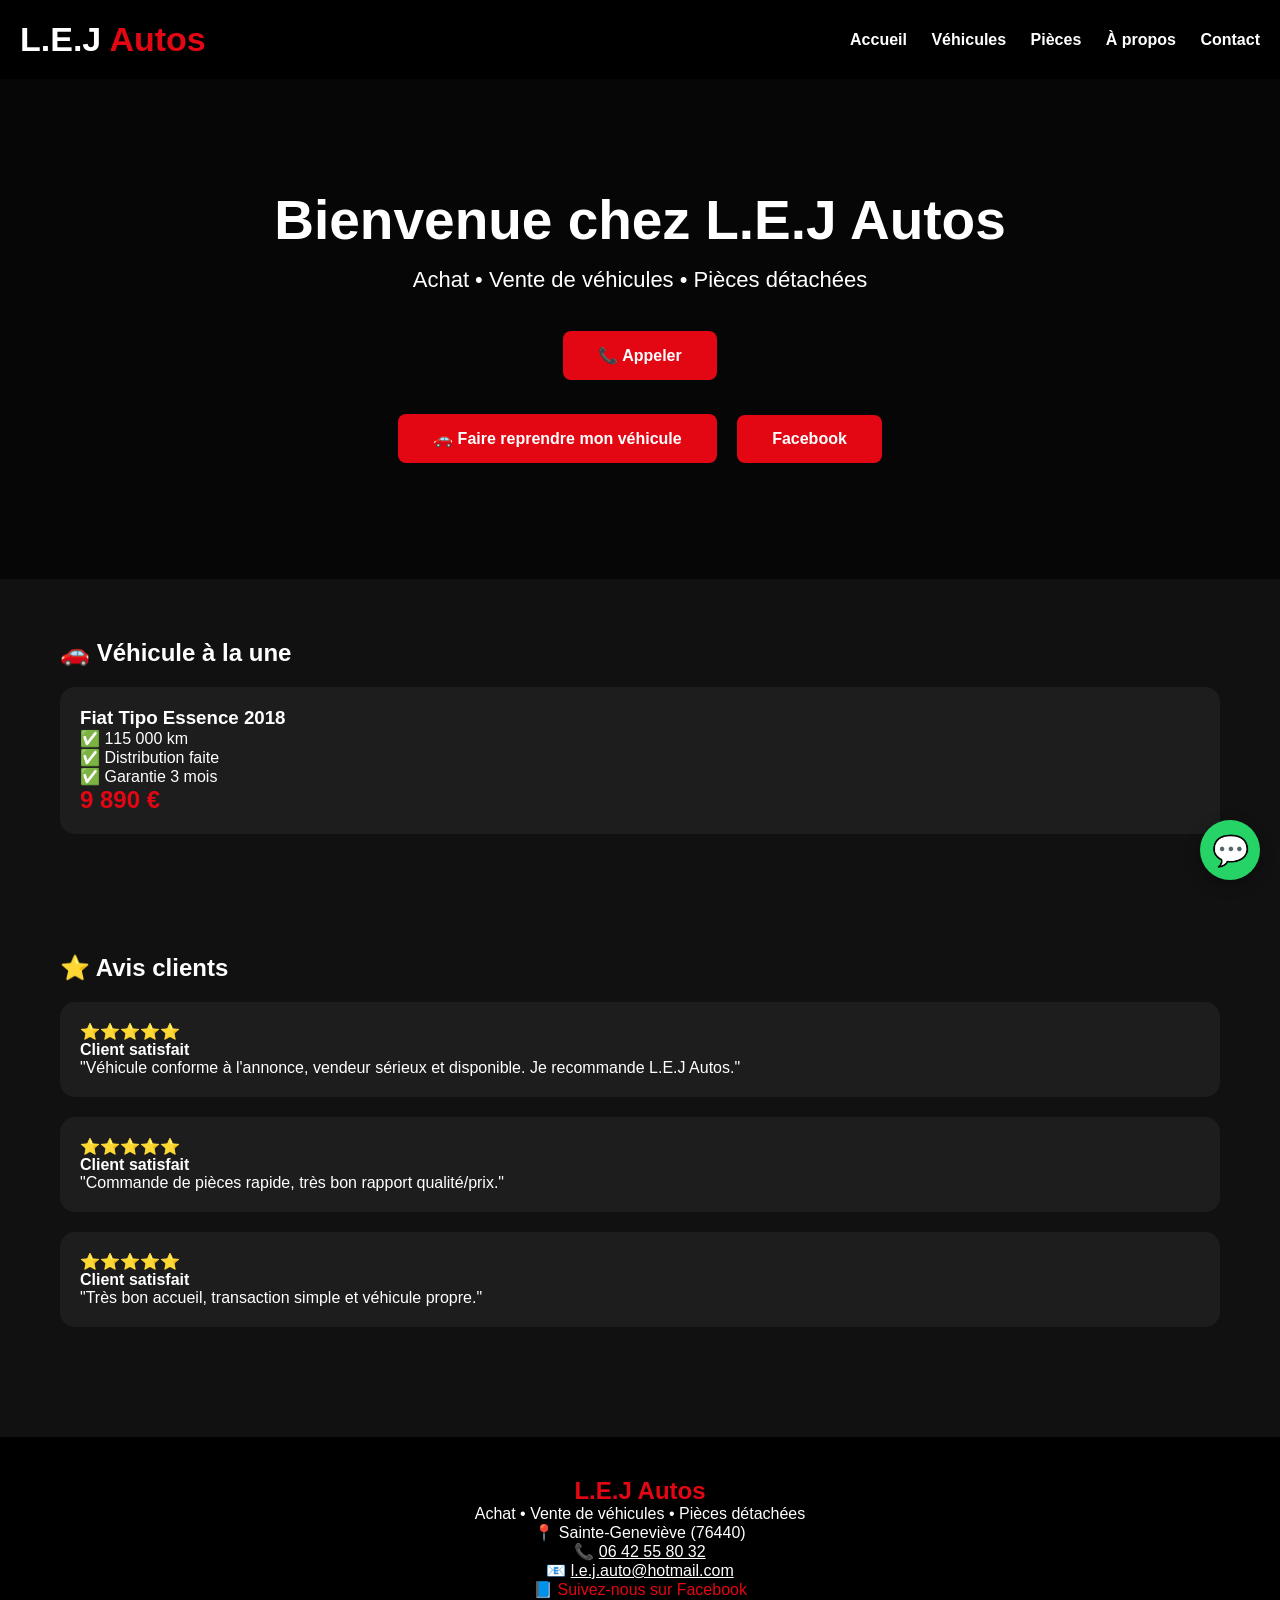
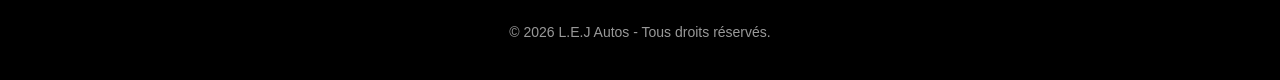
<file: index.html>
<!DOCTYPE html>
<html lang="fr">
<head>
<meta charset="UTF-8">
<meta name="viewport" content="width=device-width, initial-scale=1.0">
<title>L.E.J Autos</title>

<style>
*{
margin:0;
padding:0;
box-sizing:border-box;
font-family:Arial,Helvetica,sans-serif;
}

body{
background:#111;
color:white;
}

header{
background:#000;
padding:20px;
display:flex;
justify-content:space-between;
align-items:center;
}

.logo{
font-size:34px;
font-weight:bold;
color:#fff;
}

.logo span{
color:#e30613;
}

nav a{
color:white;
text-decoration:none;
margin-left:20px;
font-weight:bold;
}

.hero{
height:500px;
background:linear-gradient(rgba(0,0,0,.65),rgba(0,0,0,.65)),url("https://images.unsplash.com/photo-1503376780353-7e6692767b70?w=1600");
background-size:cover;
background-position:center;
display:flex;
justify-content:center;
align-items:center;
text-align:center;
padding:20px;
}

.hero h1{
font-size:55px;
margin-bottom:15px;
}

.hero p{
font-size:22px;
margin-bottom:30px;
}

.btn{
display:inline-block;
padding:15px 35px;
background:#e30613;
color:white;
text-decoration:none;
border-radius:8px;
font-weight:bold;
margin:8px;
}

.section{
padding:60px 20px;
max-width:1200px;
margin:auto;
}

.card{
background:#1d1d1d;
padding:20px;
border-radius:15px;
margin-top:20px;
}

footer{
background:#000;
padding:30px;
text-align:center;
margin-top:50px;
}
</style>

</head>

<body>

<header>

<div class="logo">L.E.J <span>Autos</span></div>

<nav>
<a href="index.html">Accueil</a>
<a href="vehicules.html">Véhicules</a>
<a href="pieces.html">Pièces</a>
<a href="apropos.html">À propos</a>  
<a href="contact.html">Contact</a>
</nav>

</header>

<section class="hero">

<div>

<h1>Bienvenue chez L.E.J Autos</h1>

<p>Achat • Vente de véhicules • Pièces détachées</p>

<a class="btn" href="tel:0642558032">📞 Appeler</a>
<br><br>

<a class="btn" href="reprise.html">🚗 Faire reprendre mon véhicule</a>
<a class="btn" href="https://www.facebook.com/share/1E5sN2Ahiv/?mibextid=wwXIfr">Facebook</a>

</div>

</section>

<section class="section">

<h2>🚗 Véhicule à la une</h2>

<div class="card">

<h3>Fiat Tipo Essence 2018</h3>

<p>✅ 115 000 km</p>

<p>✅ Distribution faite</p>

<p>✅ Garantie 3 mois</p>

<h2 style="color:#e30613;">9 890 €</h2>

</div>

</section>
<section class="section">

<h2>⭐ Avis clients</h2>

<div class="card">
⭐⭐⭐⭐⭐
<p><strong>Client satisfait</strong></p>
<p>"Véhicule conforme à l'annonce, vendeur sérieux et disponible. Je recommande L.E.J Autos."</p>
</div>

<div class="card">
⭐⭐⭐⭐⭐
<p><strong>Client satisfait</strong></p>
<p>"Commande de pièces rapide, très bon rapport qualité/prix."</p>
</div>

<div class="card">
⭐⭐⭐⭐⭐
<p><strong>Client satisfait</strong></p>
<p>"Très bon accueil, transaction simple et véhicule propre."</p>
</div>

</section>
<footer style="background:#000;color:white;padding:40px;text-align:center;margin-top:50px;">

<h2 style="color:#e30613;">L.E.J Autos</h2>

<p>Achat • Vente de véhicules • Pièces détachées</p>

<p>📍 Sainte-Geneviève (76440)</p>

<p>📞 <a href="tel:0642558032" style="color:white;">06 42 55 80 32</a></p>

<p>📧 <a href="mailto:l.e.j.auto@hotmail.com" style="color:white;">l.e.j.auto@hotmail.com</a></p>

<p>
<a href="https://www.facebook.com/share/1E5sN2Ahiv/?mibextid=wwXIfr" style="color:#e30613;text-decoration:none;">
📘 Suivez-nous sur Facebook
</a>
</p>

<p style="margin-top:25px;font-size:14px;color:#999;">
© 2026 L.E.J Autos - Tous droits réservés.
</p>

</footer>
  <a href="https://wa.me/33642558032"
style="position:fixed;bottom:20px;right:20px;background:#25D366;color:white;width:60px;height:60px;border-radius:50%;display:flex;justify-content:center;align-items:center;font-size:30px;text-decoration:none;box-shadow:0 5px 15px rgba(0,0,0,.3);z-index:9999;">💬</a>
</body>
</html>
</file>
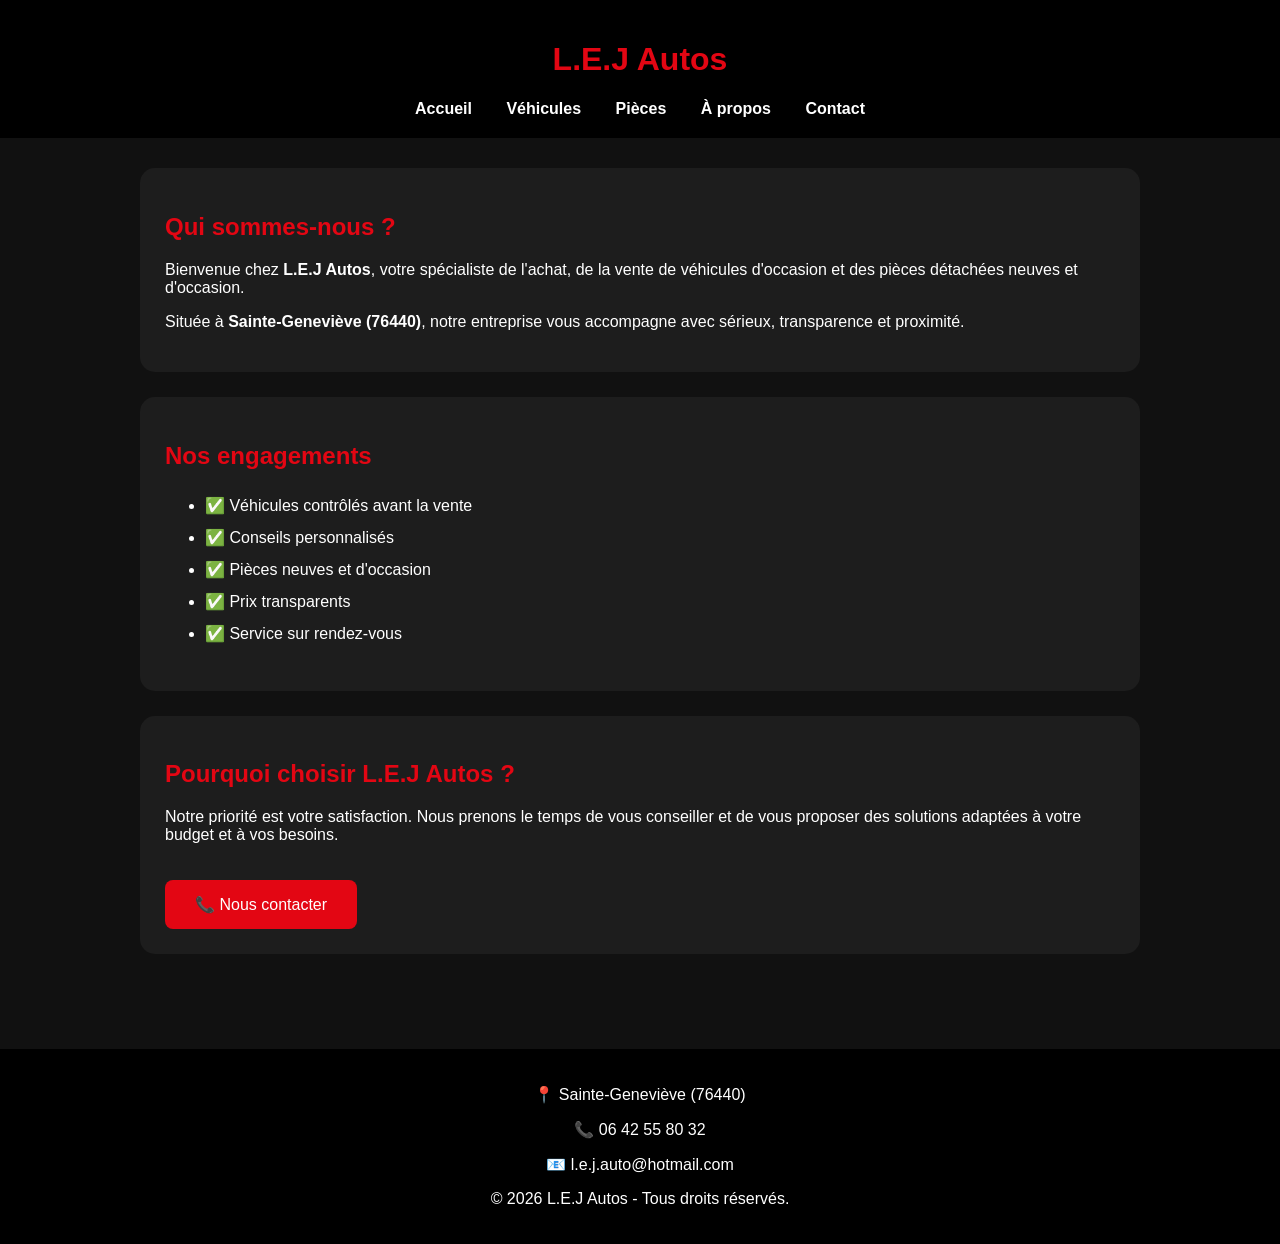
<file: apropos.html>
<!DOCTYPE html>
<html lang="fr">
<head>
<meta charset="UTF-8">
<meta name="viewport" content="width=device-width, initial-scale=1.0">
<title>À propos - L.E.J Autos</title>

<style>
body{
font-family:Arial,sans-serif;
margin:0;
background:#111;
color:white;
}

header{
background:#000;
padding:20px;
text-align:center;
}

header h1{
color:#e30613;
}

nav a{
color:white;
text-decoration:none;
margin:0 15px;
font-weight:bold;
}

.container{
max-width:1000px;
margin:auto;
padding:30px;
}

.card{
background:#1d1d1d;
padding:25px;
border-radius:15px;
margin-bottom:25px;
}

h2{
color:#e30613;
}

ul{
line-height:2;
}

.btn{
display:inline-block;
background:#e30613;
color:white;
padding:15px 30px;
text-decoration:none;
border-radius:8px;
margin-top:20px;
}

footer{
background:#000;
text-align:center;
padding:20px;
margin-top:40px;
}
</style>

</head>

<body>

<header>

<h1>L.E.J Autos</h1>

<nav>
<a href="index.html">Accueil</a>
<a href="vehicules.html">Véhicules</a>
<a href="pieces.html">Pièces</a>
<a href="apropos.html">À propos</a>
<a href="contact.html">Contact</a>
</nav>

</header>

<div class="container">

<div class="card">

<h2>Qui sommes-nous ?</h2>

<p>
Bienvenue chez <strong>L.E.J Autos</strong>, votre spécialiste de l'achat, de la vente de véhicules d'occasion et des pièces détachées neuves et d'occasion.
</p>

<p>
Située à <strong>Sainte-Geneviève (76440)</strong>, notre entreprise vous accompagne avec sérieux, transparence et proximité.
</p>

</div>

<div class="card">

<h2>Nos engagements</h2>

<ul>
<li>✅ Véhicules contrôlés avant la vente</li>
<li>✅ Conseils personnalisés</li>
<li>✅ Pièces neuves et d'occasion</li>
<li>✅ Prix transparents</li>
<li>✅ Service sur rendez-vous</li>
</ul>

</div>

<div class="card">

<h2>Pourquoi choisir L.E.J Autos ?</h2>

<p>
Notre priorité est votre satisfaction. Nous prenons le temps de vous conseiller et de vous proposer des solutions adaptées à votre budget et à vos besoins.
</p>

<a class="btn" href="contact.html">📞 Nous contacter</a>

</div>

</div>

<footer>

<p>📍 Sainte-Geneviève (76440)</p>

<p>📞 06 42 55 80 32</p>

<p>📧 l.e.j.auto@hotmail.com</p>

<p>© 2026 L.E.J Autos - Tous droits réservés.</p>

</footer>

</body>
</html>
</file>
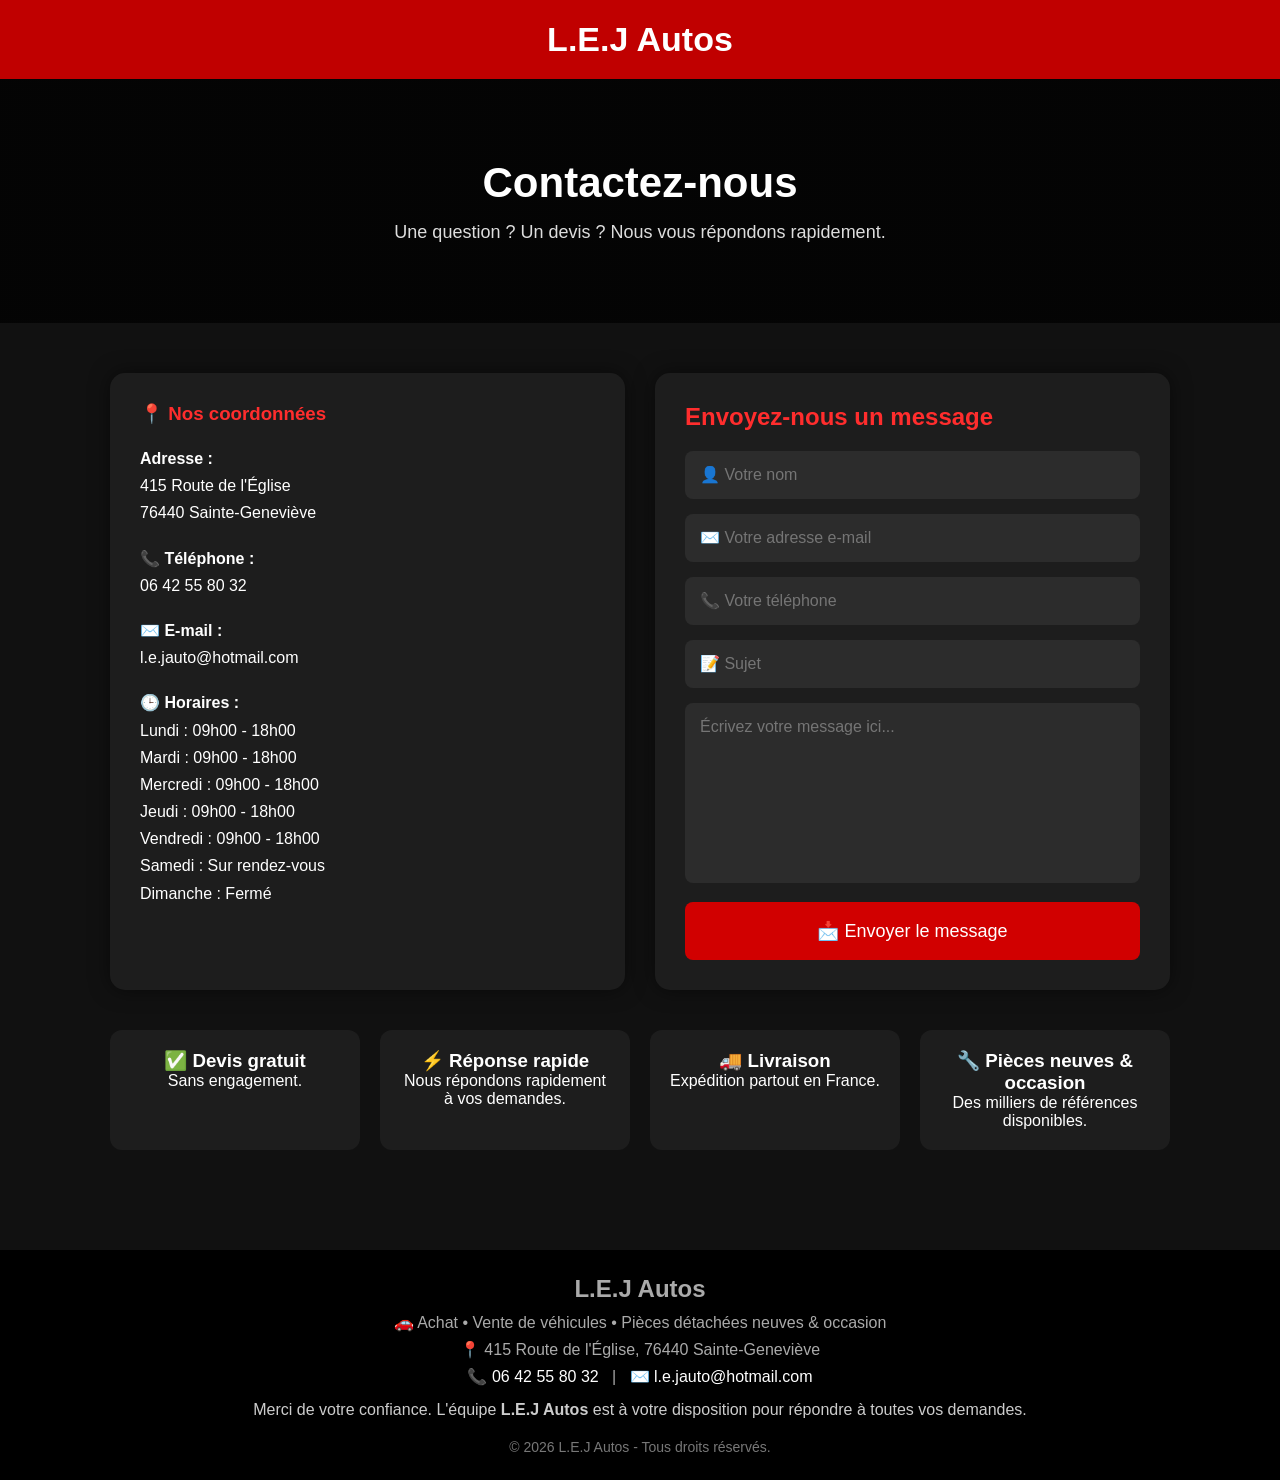
<file: contact.html>
<!DOCTYPE html>
<html lang="fr">
<head>

<meta charset="UTF-8">
<meta name="viewport" content="width=device-width, initial-scale=1.0">

<title>Contact - L.E.J Autos</title>

<style>

*{
margin:0;
padding:0;
box-sizing:border-box;
font-family:Arial,Helvetica,sans-serif;
}

body{
background:#111;
color:#fff;
}

header{
background:#c00000;
padding:20px;
text-align:center;
}

header h1{
font-size:34px;
}

.hero{
background:linear-gradient(rgba(0,0,0,.75),rgba(0,0,0,.75)),url("https://images.unsplash.com/photo-1503376780353-7e6692767b70?auto=format&fit=crop&w=1600&q=80");
background-size:cover;
background-position:center;
padding:80px 20px;
text-align:center;
}

.hero h2{
font-size:42px;
margin-bottom:15px;
}

.hero p{
font-size:18px;
color:#ddd;
}

.container{
max-width:1100px;
margin:auto;
padding:50px 20px;
}

.contact-grid{
display:grid;
grid-template-columns:1fr 1fr;
gap:30px;
}

.contact-info,
.contact-form{
background:#1d1d1d;
padding:30px;
border-radius:15px;
box-shadow:0 0 20px rgba(0,0,0,.5);
}

.contact-info h3,
.contact-form h2{
color:#ff2d2d;
margin-bottom:20px;
}

.contact-info p{
margin-bottom:18px;
line-height:1.7;
}

.contact-info a{
color:white;
text-decoration:none;
}

input,
textarea{
width:100%;
padding:15px;
margin-bottom:15px;
border:none;
border-radius:8px;
background:#2c2c2c;
color:white;
font-size:16px;
}

textarea{
resize:none;
height:180px;
}

button{
width:100%;
padding:18px;
background:#d10000;
color:white;
border:none;
border-radius:8px;
font-size:18px;
cursor:pointer;
transition:.3s;
}

button:hover{
background:red;
}

.services{
display:grid;
grid-template-columns:repeat(auto-fit,minmax(180px,1fr));
gap:20px;
margin-top:40px;
}

.service{
background:#1d1d1d;
padding:20px;
border-radius:12px;
text-align:center;
}

footer{
margin-top:50px;
background:#000;
padding:25px;
text-align:center;
color:#aaa;
}

@media(max-width:768px){

.contact-grid{
grid-template-columns:1fr;
}

.hero h2{
font-size:34px;
}

}

</style>

</head>

<body>

<header>

<h1>L.E.J Autos</h1>

</header>

<section class="hero">

<h2>Contactez-nous</h2>

<p>Une question ? Un devis ? Nous vous répondons rapidement.</p>

</section>

<div class="container">
<div class="contact-grid">

<div class="contact-info">

<h3>📍 Nos coordonnées</h3>

<p><strong>Adresse :</strong><br>
415 Route de l'Église<br>
76440 Sainte-Geneviève</p>

<p><strong>📞 Téléphone :</strong><br>
<a href="tel:0642558032">06 42 55 80 32</a></p>

<p><strong>✉️ E-mail :</strong><br>
<a href="mailto:l.e.jauto@hotmail.com">l.e.jauto@hotmail.com</a></p>

<p><strong>🕒 Horaires :</strong><br>
Lundi : 09h00 - 18h00<br>
Mardi : 09h00 - 18h00<br>
Mercredi : 09h00 - 18h00<br>
Jeudi : 09h00 - 18h00<br>
Vendredi : 09h00 - 18h00<br>
Samedi : Sur rendez-vous<br>
Dimanche : Fermé</p>

</div>

<div class="contact-form">

<h2>Envoyez-nous un message</h2>

<form action="https://formsubmit.co/l.e.jauto@hotmail.com" method="POST">

<input type="hidden" name="_subject" value="Nouveau message - L.E.J Autos">
<input type="hidden" name="_captcha" value="false">
<input type="hidden" name="_next" value="https://lejautos.github.io/lejautos/">

<input type="text" name="Nom" placeholder="👤 Votre nom" required>

<input type="email" name="Email" placeholder="✉️ Votre adresse e-mail" required>

<input type="tel" name="Telephone" placeholder="📞 Votre téléphone">

<input type="text" name="Sujet" placeholder="📝 Sujet" required>

<textarea name="Message" placeholder="Écrivez votre message ici..." required></textarea>

<button type="submit">
📩 Envoyer le message
</button>

</form>

</div>

</div>

<div class="services">

<div class="service">
<h3>✅ Devis gratuit</h3>
<p>Sans engagement.</p>
</div>

<div class="service">
<h3>⚡ Réponse rapide</h3>
<p>Nous répondons rapidement à vos demandes.</p>
</div>

<div class="service">
<h3>🚚 Livraison</h3>
<p>Expédition partout en France.</p>
</div>

<div class="service">
<h3>🔧 Pièces neuves & occasion</h3>
<p>Des milliers de références disponibles.</p>
</div>

</div>
</div>

<footer>

<h2>L.E.J Autos</h2>

<p style="margin-top:10px;">
🚗 Achat • Vente de véhicules • Pièces détachées neuves & occasion
</p>

<p style="margin-top:8px;">
📍 415 Route de l'Église, 76440 Sainte-Geneviève
</p>

<p style="margin-top:8px;">
📞 <a href="tel:0642558032" style="color:#fff;text-decoration:none;">06 42 55 80 32</a>
&nbsp; | &nbsp;
✉️ <a href="mailto:l.e.jauto@hotmail.com" style="color:#fff;text-decoration:none;">l.e.jauto@hotmail.com</a>
</p>

<p style="margin-top:15px;color:#ccc;">
Merci de votre confiance. L'équipe <strong>L.E.J Autos</strong> est à votre disposition pour répondre à toutes vos demandes.
</p>

<p style="margin-top:20px;color:#777;font-size:14px;">
© 2026 L.E.J Autos - Tous droits réservés.
</p>

</footer>

</body>
</html>
</file>
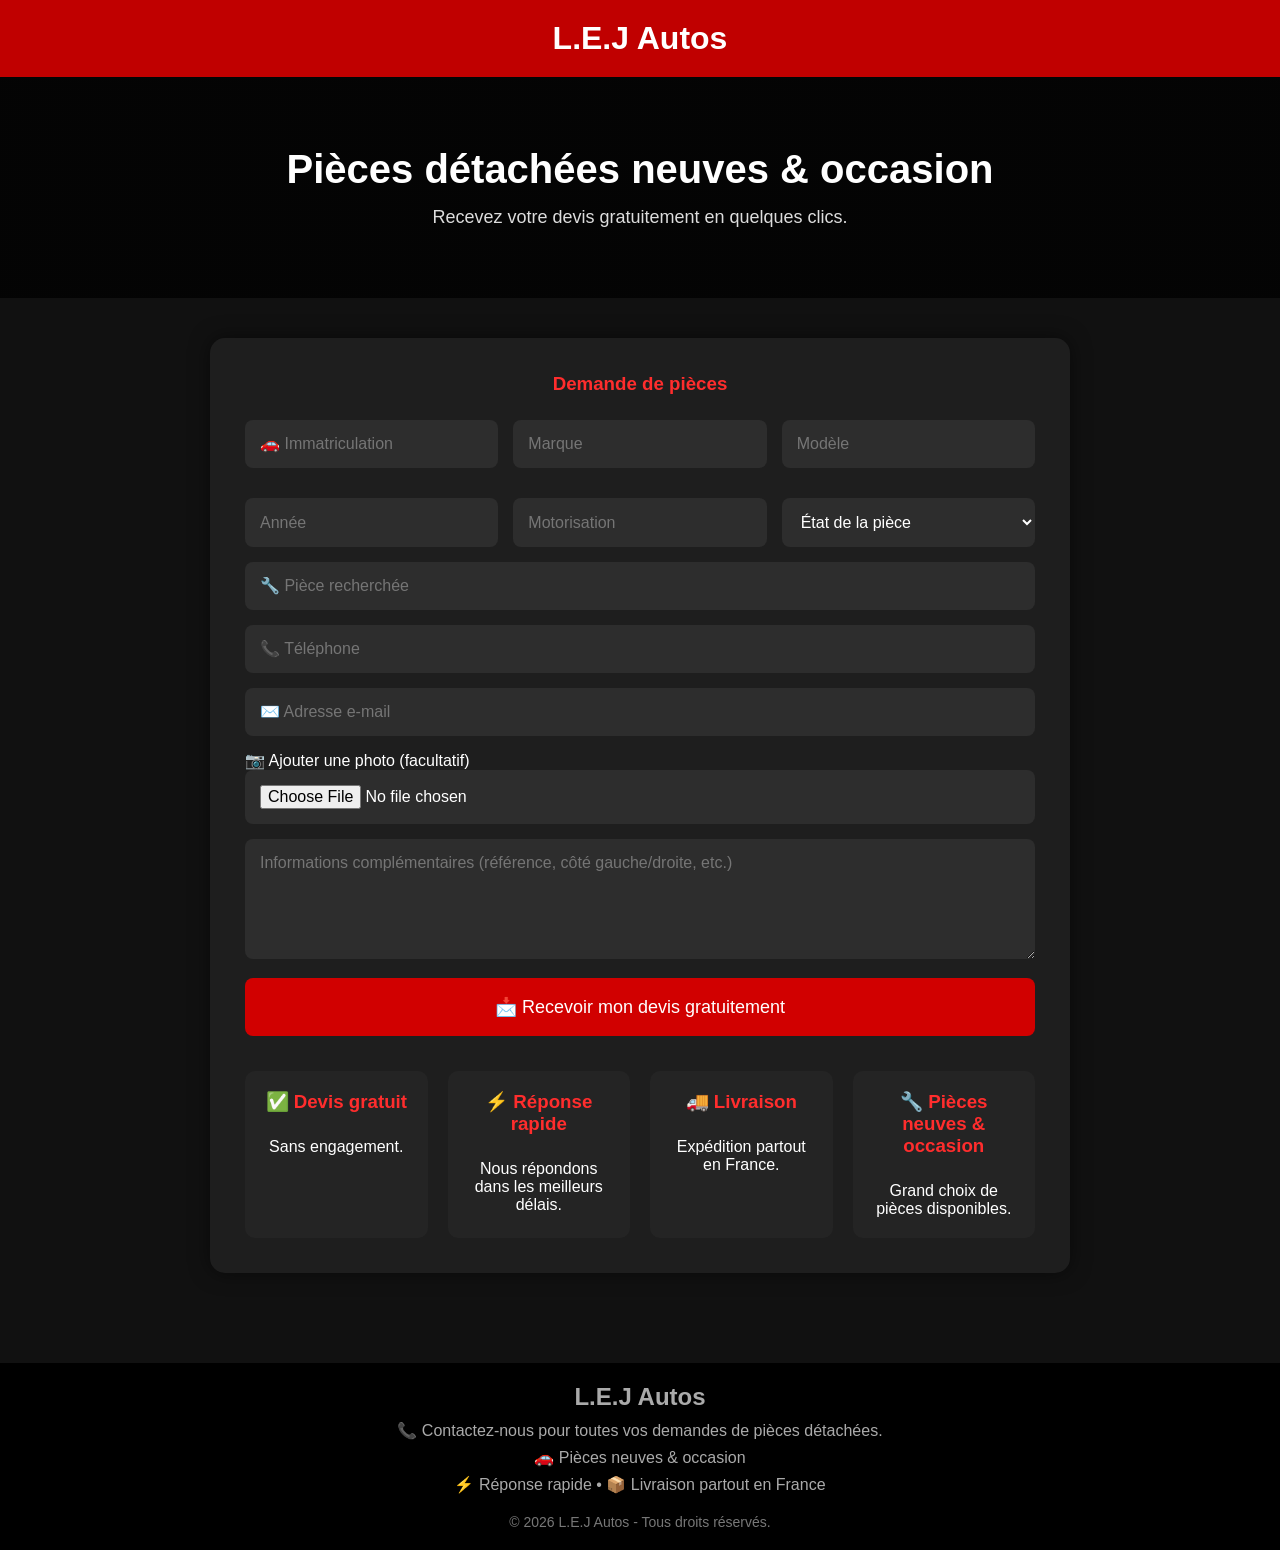
<file: pieces.html>
<!DOCTYPE html>
<html lang="fr">
<head>
<meta charset="UTF-8">
<meta name="viewport" content="width=device-width, initial-scale=1.0">
<title>Pièces détachées - L.E.J Autos</title>

<style>

*{
margin:0;
padding:0;
box-sizing:border-box;
font-family:Arial,Helvetica,sans-serif;
}

body{
background:#111;
color:white;
}

header{
background:#c00000;
padding:20px;
text-align:center;
}

header h1{
font-size:32px;
}

.hero{
background:linear-gradient(rgba(0,0,0,.75),rgba(0,0,0,.75)),url("https://images.unsplash.com/photo-1486262715619-67b85e0b08d3?auto=format&fit=crop&w=1600&q=80");
background-size:cover;
background-position:center;
padding:70px 20px;
text-align:center;
}

.hero h2{
font-size:40px;
margin-bottom:15px;
}

.hero p{
font-size:18px;
color:#ddd;
}

.container{
max-width:900px;
margin:auto;
padding:40px 20px;
}

.formulaire{
background:#1e1e1e;
padding:35px;
border-radius:15px;
box-shadow:0 0 20px rgba(0,0,0,.5);
}

.formulaire h3{
text-align:center;
margin-bottom:25px;
color:#ff2d2d;
}

input,
select,
textarea{
width:100%;
padding:15px;
margin-bottom:15px;
border:none;
border-radius:8px;
background:#2d2d2d;
color:white;
font-size:16px;
}

input:focus,
textarea:focus,
select:focus{
outline:none;
border:2px solid red;
}

button{
width:100%;
padding:18px;
background:#d10000;
color:white;
border:none;
border-radius:8px;
font-size:18px;
cursor:pointer;
transition:.3s;
}

button:hover{
background:red;
}

.grid{
display:grid;
grid-template-columns:repeat(auto-fit,minmax(220px,1fr));
gap:15px;
}

.avantages{
display:grid;
grid-template-columns:repeat(auto-fit,minmax(180px,1fr));
gap:20px;
margin-top:35px;
}

.card{
background:#242424;
padding:20px;
border-radius:10px;
text-align:center;
}

footer{
margin-top:50px;
background:#000;
padding:20px;
text-align:center;
color:#aaa;
}

</style>

</head>

<body>

<header>
<h1>L.E.J Autos</h1>
</header>

<section class="hero">
<h2>Pièces détachées neuves & occasion</h2>
<p>Recevez votre devis gratuitement en quelques clics.</p>
</section>

<div class="container">

<div class="formulaire">

<h3>Demande de pièces</h3>

<form action="https://formsubmit.co/l.e.jauto@hotmail.com" method="POST" enctype="multipart/form-data">

<input type="hidden" name="_subject" value="Nouvelle demande de pièces - L.E.J Autos">
<input type="hidden" name="_captcha" value="false">
<input type="hidden" name="_next" value="https://lejautos.github.io/lejautos/">
<div class="grid">

<input type="text" name="Immatriculation" placeholder="🚗 Immatriculation">

<input type="text" name="Marque" placeholder="Marque">

<input type="text" name="Modele" placeholder="Modèle">

<input type="text" name="Annee" placeholder="Année">

<input type="text" name="Motorisation" placeholder="Motorisation">

<select name="Etat">
<option value="">État de la pièce</option>
<option>Neuve</option>
<option>Occasion</option>
</select>

</div>

<input type="text" name="Piece" placeholder="🔧 Pièce recherchée" required>

<input type="tel" name="Telephone" placeholder="📞 Téléphone" required>

<input type="email" name="Email" placeholder="✉️ Adresse e-mail" required>

<label>📷 Ajouter une photo (facultatif)</label>
<input type="file" name="Photo">

<textarea
name="Message"
rows="5"
placeholder="Informations complémentaires (référence, côté gauche/droite, etc.)"></textarea>

<button type="submit">
📩 Recevoir mon devis gratuitement
</button>

</form>

<div class="avantages">

<div class="card">
<h3>✅ Devis gratuit</h3>
<p>Sans engagement.</p>
</div>

<div class="card">
<h3>⚡ Réponse rapide</h3>
<p>Nous répondons dans les meilleurs délais.</p>
</div>

<div class="card">
<h3>🚚 Livraison</h3>
<p>Expédition partout en France.</p>
</div>

<div class="card">
<h3>🔧 Pièces neuves & occasion</h3>
<p>Grand choix de pièces disponibles.</p>
</div>

</div>
</div>

</div>

<footer>

<h2>L.E.J Autos</h2>

<p style="margin-top:10px;">
📞 Contactez-nous pour toutes vos demandes de pièces détachées.
</p>

<p style="margin-top:8px;">
🚗 Pièces neuves & occasion
</p>

<p style="margin-top:8px;">
⚡ Réponse rapide • 📦 Livraison partout en France
</p>

<p style="margin-top:20px;color:#777;font-size:14px;">
© 2026 L.E.J Autos - Tous droits réservés.
</p>

</footer>

</body>
</html>
</file>
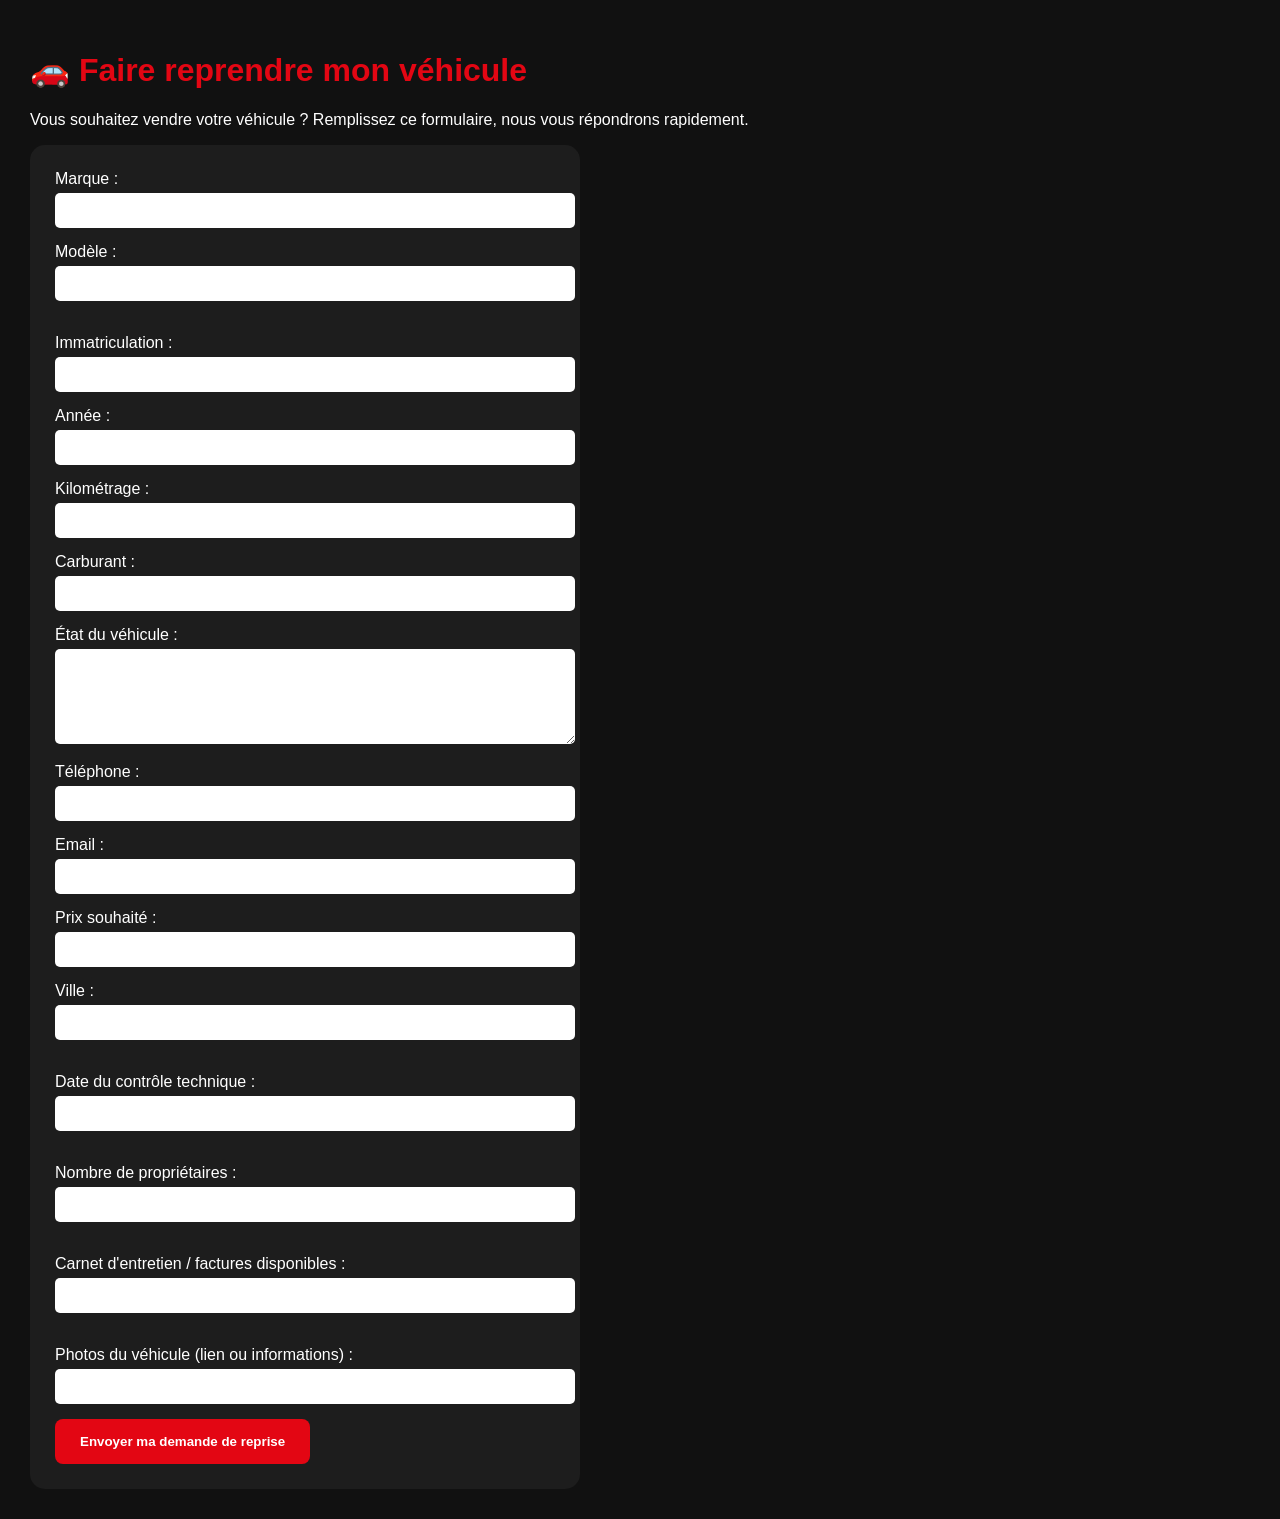
<file: reprise.html>
<!DOCTYPE html>
<html lang="fr">

<head>
<meta charset="UTF-8">
<title>Reprise véhicule - L.E.J Autos</title>

<style>
body{
font-family:Arial,sans-serif;
background:#111;
color:white;
margin:0;
padding:30px;
}

h1{
color:#e30613;
}

form{
background:#1d1d1d;
padding:25px;
border-radius:15px;
max-width:500px;
}

input, textarea{
width:100%;
padding:10px;
margin-top:5px;
margin-bottom:15px;
border-radius:5px;
border:none;
}

button{
background:#e30613;
color:white;
padding:15px 25px;
border:none;
border-radius:8px;
font-weight:bold;
cursor:pointer;
}
</style>

</head>

<body>

<h1>🚗 Faire reprendre mon véhicule</h1>

<p>Vous souhaitez vendre votre véhicule ? Remplissez ce formulaire, nous vous répondrons rapidement.</p>

<form action="https://formsubmit.co/l.e.jauto@hotmail.com" method="POST">

<input type="hidden" name="_subject" value="Nouvelle demande de reprise véhicule - L.E.J Autos">

<input type="hidden" name="_captcha" value="false">

<input type="hidden" name="_template" value="table">


<label>Marque :</label>
<input type="text" name="Marque" required>


<label>Modèle :</label>
<input type="text" name="Modele" required>
<br><br>

<label>Immatriculation :</label>
<input type="text" name="Immatriculation">

<label>Année :</label>
<input type="text" name="Annee">


<label>Kilométrage :</label>
<input type="text" name="Kilometrage">


<label>Carburant :</label>
<input type="text" name="Carburant">


<label>État du véhicule :</label>
<textarea name="Etat" rows="5"></textarea>


<label>Téléphone :</label>
<input type="tel" name="Telephone">


<label>Email :</label>
<input type="email" name="Email">

  <label>Prix souhaité :</label>
<input type="text" name="Prix_souhaite">


<label>Ville :</label>
<input type="text" name="Ville">
<br><br>

<label>Date du contrôle technique :</label>
<input type="text" name="Controle_technique">

<br><br>

<label>Nombre de propriétaires :</label>
<input type="text" name="Proprietaires">

<br><br>

<label>Carnet d'entretien / factures disponibles :</label>
<input type="text" name="Factures">

<br><br>

<label>Photos du véhicule (lien ou informations) :</label>
<input type="text" name="Photos">
<button type="submit">Envoyer ma demande de reprise</button>

</form>

</body>
</html>
</file>
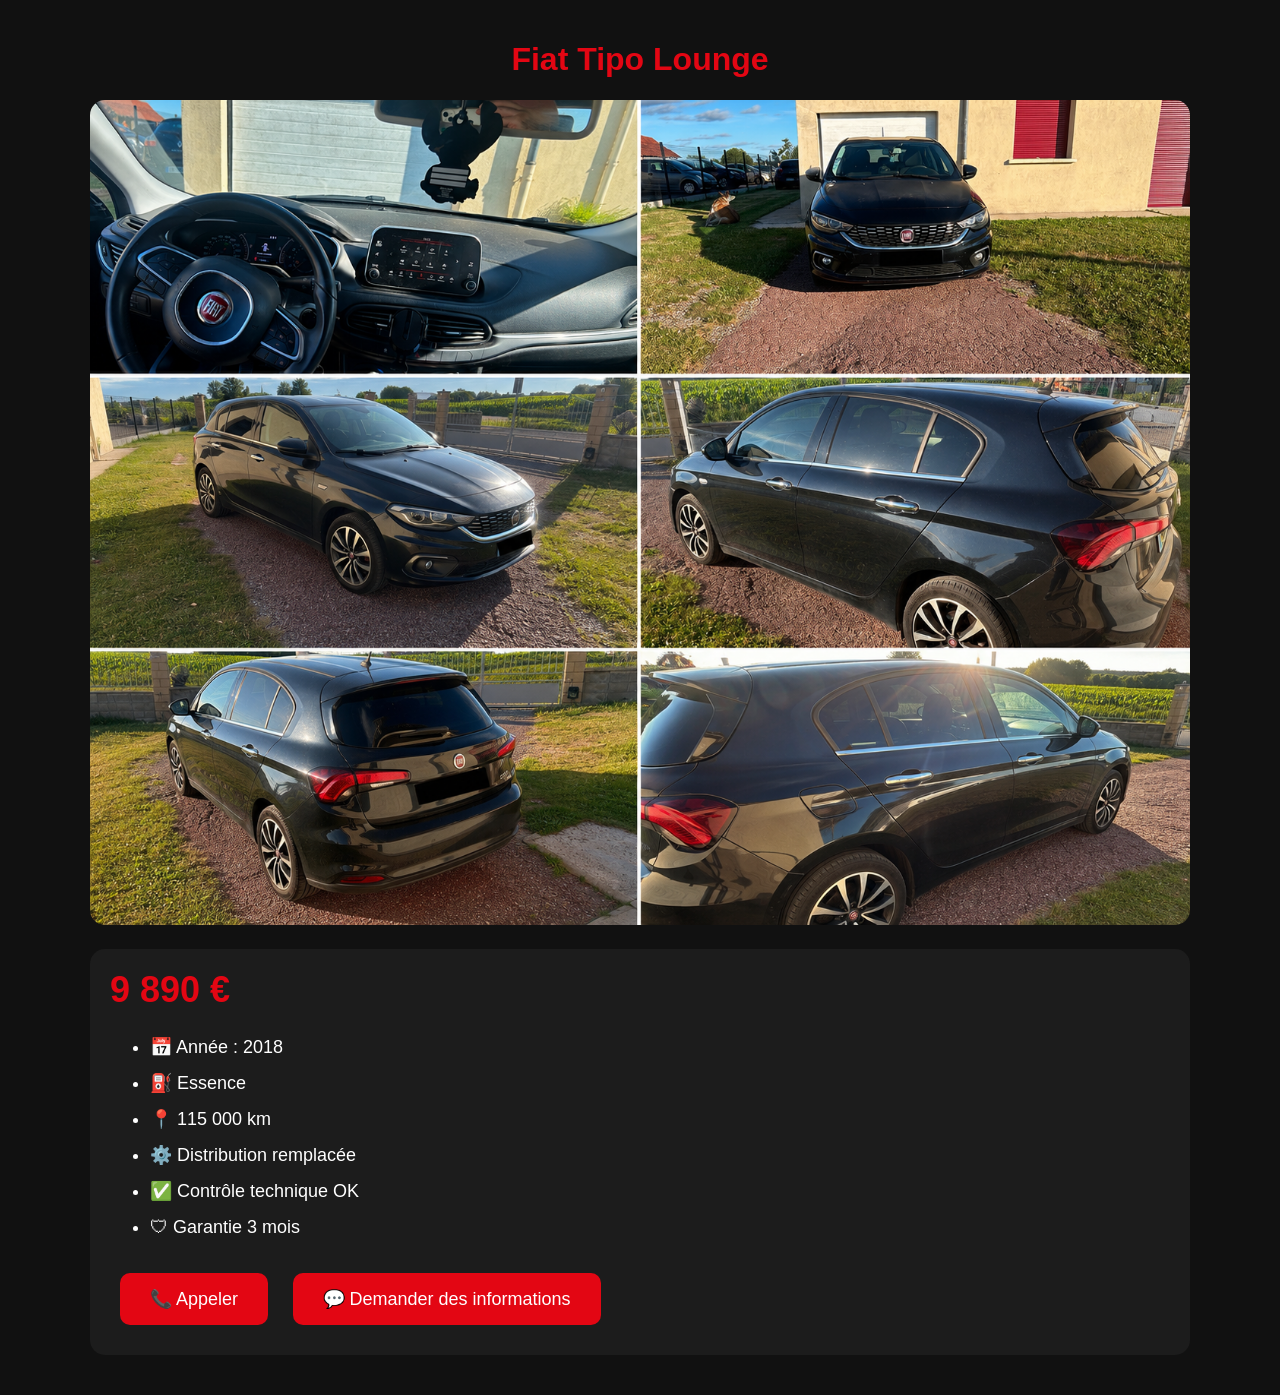
<file: vehicules.html>
<!DOCTYPE html>
<html lang="fr">
<head>
<meta charset="UTF-8">
<meta name="viewport" content="width=device-width, initial-scale=1">

<title>Nos véhicules - L.E.J Autos</title>

<style>
body{
font-family:Arial,sans-serif;
background:#111;
color:white;
margin:0;
}

.container{
max-width:1100px;
margin:auto;
padding:20px;
}

h1{
text-align:center;
color:#e30613;
}

.photo{
width:100%;
border-radius:15px;
margin-bottom:20px;
}

.infos{
background:#1c1c1c;
padding:20px;
border-radius:15px;
margin-bottom:20px;
}

.prix{
font-size:36px;
font-weight:bold;
color:#e30613;
}

.btn{
display:inline-block;
background:#e30613;
color:white;
padding:15px 30px;
text-decoration:none;
border-radius:10px;
margin:10px;
font-size:18px;
}

ul{
line-height:2;
font-size:18px;
}
</style>

</head>

<body>

<div class="container">

<h1>Fiat Tipo Lounge</h1>

<img src="0000C5C3-18A2-4B1C-A57C-6C30599A5FA5.png" class="photo">

<div class="infos">

<div class="prix">9 890 €</div>

<ul>
<li>📅 Année : 2018</li>
<li>⛽ Essence</li>
<li>📍 115 000 km</li>
<li>⚙️ Distribution remplacée</li>
<li>✅ Contrôle technique OK</li>
<li>🛡 Garantie 3 mois</li>
</ul>

<a class="btn" href="tel:0642558032">📞 Appeler</a>

<a class="btn" href="contact.html">💬 Demander des informations</a>

</div>

</div>

</body>
</html>
</file>
